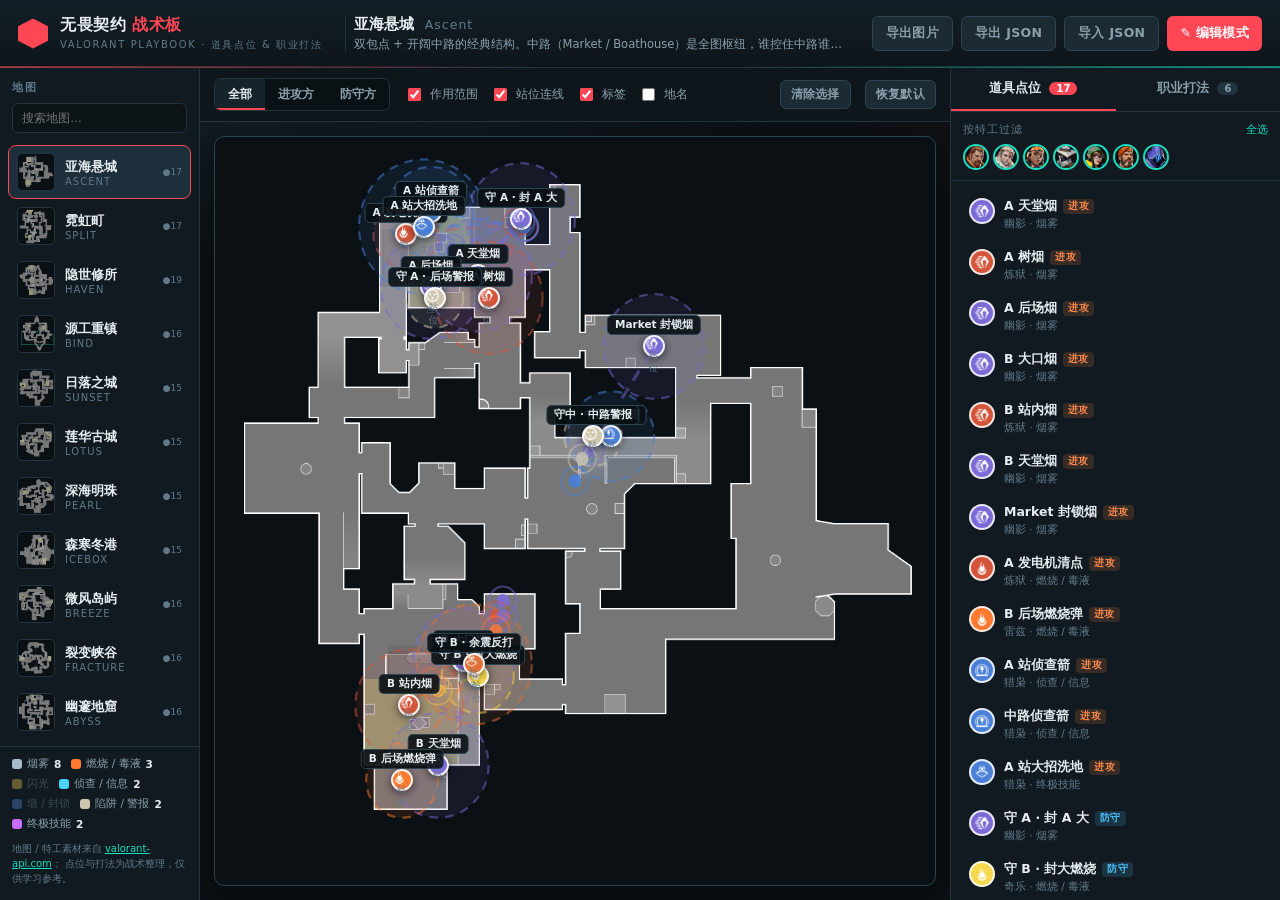
<file: index.html>
<!DOCTYPE html>
<html lang="zh-CN">
<head>
<meta charset="UTF-8" />
<meta name="viewport" content="width=device-width, initial-scale=1" />
<title>无畏契约 · 战术板 | VALORANT Playbook</title>
<meta name="description" content="无畏契约（VALORANT）13 张地图的道具点位与职业打法：烟雾、燃烧、闪光、侦查点位，含站位、瞄准与投掷说明。" />
<meta name="theme-color" content="#0f1923" />
<link rel="icon" href="data:image/svg+xml,%3Csvg xmlns='http://www.w3.org/2000/svg' viewBox='0 0 32 32'%3E%3Crect width='32' height='32' rx='7' fill='%230f1923'/%3E%3Cpath d='M16 5l9 4v7.5c0 5-3.8 8.9-9 10.5-5.2-1.6-9-5.5-9-10.5V9z' fill='%23ff4655'/%3E%3Cpath d='M16 9.5l1.9 4.2 4.6.5-3.4 3 .9 4.5-4-2.3-4 2.3.9-4.5-3.4-3 4.6-.5z' fill='%23fff'/%3E%3C/svg%3E" />
<link rel="stylesheet" href="styles.css" />
</head>
<body>

<header class="topbar">
  <div class="brand">
    <span class="mark"></span>
    <div>
      <h1>无畏契约 <em>战术板</em></h1>
      <p>VALORANT PLAYBOOK · 道具点位 &amp; 职业打法</p>
    </div>
  </div>

  <div class="map-head">
    <h2 id="mapTitle">—</h2>
    <p id="mapOverview"></p>
  </div>

  <div class="topbar-actions">
    <button id="btnExportPng" class="btn ghost" title="把当前战术板导出为图片">导出图片</button>
    <button id="btnExportJson" class="btn ghost" title="导出你自己的点位">导出 JSON</button>
    <label class="btn ghost file-btn" title="导入你保存的 JSON">
      导入 JSON<input type="file" id="importFile" accept=".json" hidden />
    </label>
    <button id="btnEdit" class="btn">✎ 编辑模式</button>
  </div>
</header>

<main class="layout">

  <!-- ───────── 左：地图列表 ───────── -->
  <aside class="sidebar" id="sidebar">
    <div class="side-head">
      <h3>地图</h3>
      <input id="mapSearch" type="search" placeholder="搜索地图…" />
    </div>
    <ul id="mapList" class="map-list"></ul>
    <div class="side-foot">
      <div class="legend" id="legend"></div>
      <p class="credit">
        地图 / 特工素材来自
        <a href="https://valorant-api.com" target="_blank" rel="noreferrer">valorant-api.com</a>；
        点位与打法为战术整理，仅供学习参考。
      </p>
    </div>
  </aside>

  <!-- ───────── 中：战术板 ───────── -->
  <section class="stage">
    <div class="toolbar">
      <div class="seg" id="sideFilter">
        <button data-side="all" class="on">全部</button>
        <button data-side="attack">进攻方</button>
        <button data-side="defense">防守方</button>
      </div>

      <div class="tool-toggles">
        <label class="chk"><input type="checkbox" id="tgRadius" checked /><span>作用范围</span></label>
        <label class="chk"><input type="checkbox" id="tgArrows" checked /><span>站位连线</span></label>
        <label class="chk"><input type="checkbox" id="tgLabels" checked /><span>标签</span></label>
        <label class="chk"><input type="checkbox" id="tgCallouts" /><span>地名</span></label>
      </div>

      <div class="spacer"></div>

      <button id="btnClearSel" class="btn ghost small">清除选择</button>
      <button id="btnReset" class="btn ghost small danger">恢复默认</button>
    </div>

    <div class="board-wrap">
      <div class="board" id="board">
        <img id="mapImg" alt="地图" draggable="false" />
        <svg class="overlay" id="overlay" viewBox="0 0 100 100" preserveAspectRatio="none"></svg>
        <div class="callouts" id="callouts"></div>
        <div class="markers" id="markers"></div>
        <div class="hint" id="boardHint">点击地图上的标记查看「站位 → 瞄准 → 落点」</div>
      </div>
    </div>

    <!-- 编辑模式调色板 -->
    <div class="palette" id="palette" hidden>
      <div class="palette-row">
        <span class="palette-label">特工</span>
        <div class="agent-strip" id="agentStrip"></div>
      </div>
      <div class="palette-row">
        <span class="palette-label">道具</span>
        <div class="ability-strip" id="abilityStrip"></div>
      </div>
      <p class="palette-tip">
        编辑模式：在地图上<b>点击空白处</b>新增点位 · <b>拖动</b>移动点位 · 选中后按 <kbd>Delete</kbd> 删除 · 修改会自动保存在本地浏览器
      </p>
    </div>
  </section>

  <!-- ───────── 右：点位 / 打法 ───────── -->
  <aside class="inspector">
    <div class="tabs" id="tabs">
      <button data-tab="markers" class="on">道具点位 <b id="cntMarkers">0</b></button>
      <button data-tab="strats">职业打法 <b id="cntStrats">0</b></button>
    </div>

    <div class="tab-body" id="tabMarkers">
      <div class="filters">
        <div class="filter-head">
          <span>按特工过滤</span>
          <button id="btnAllAgents" class="link">全选</button>
        </div>
        <div class="agent-filter" id="agentFilter"></div>
      </div>
      <ul class="marker-list" id="markerList"></ul>
    </div>

    <div class="tab-body" id="tabStrats" hidden>
      <ul class="strat-list" id="stratList"></ul>
    </div>

    <div class="detail" id="detail" hidden></div>
  </aside>

</main>

<img id="pngLoader" alt="" hidden />

<script src="data/core.js"></script>
<script src="data/callouts.js"></script>
<script src="data/tactics/ascent.js"></script>
<script src="data/tactics/split.js"></script>
<script src="data/tactics/haven.js"></script>
<script src="data/tactics/bind.js"></script>
<script src="data/tactics/sunset.js"></script>
<script src="data/tactics/lotus.js"></script>
<script src="data/tactics/pearl.js"></script>
<script src="data/tactics/icebox.js"></script>
<script src="data/tactics/breeze.js"></script>
<script src="data/tactics/fracture.js"></script>
<script src="data/tactics/abyss.js"></script>
<script src="data/tactics/summit.js"></script>
<script src="data/tactics/corrode.js"></script>
<script src="app.js"></script>
</body>
</html>
</file>
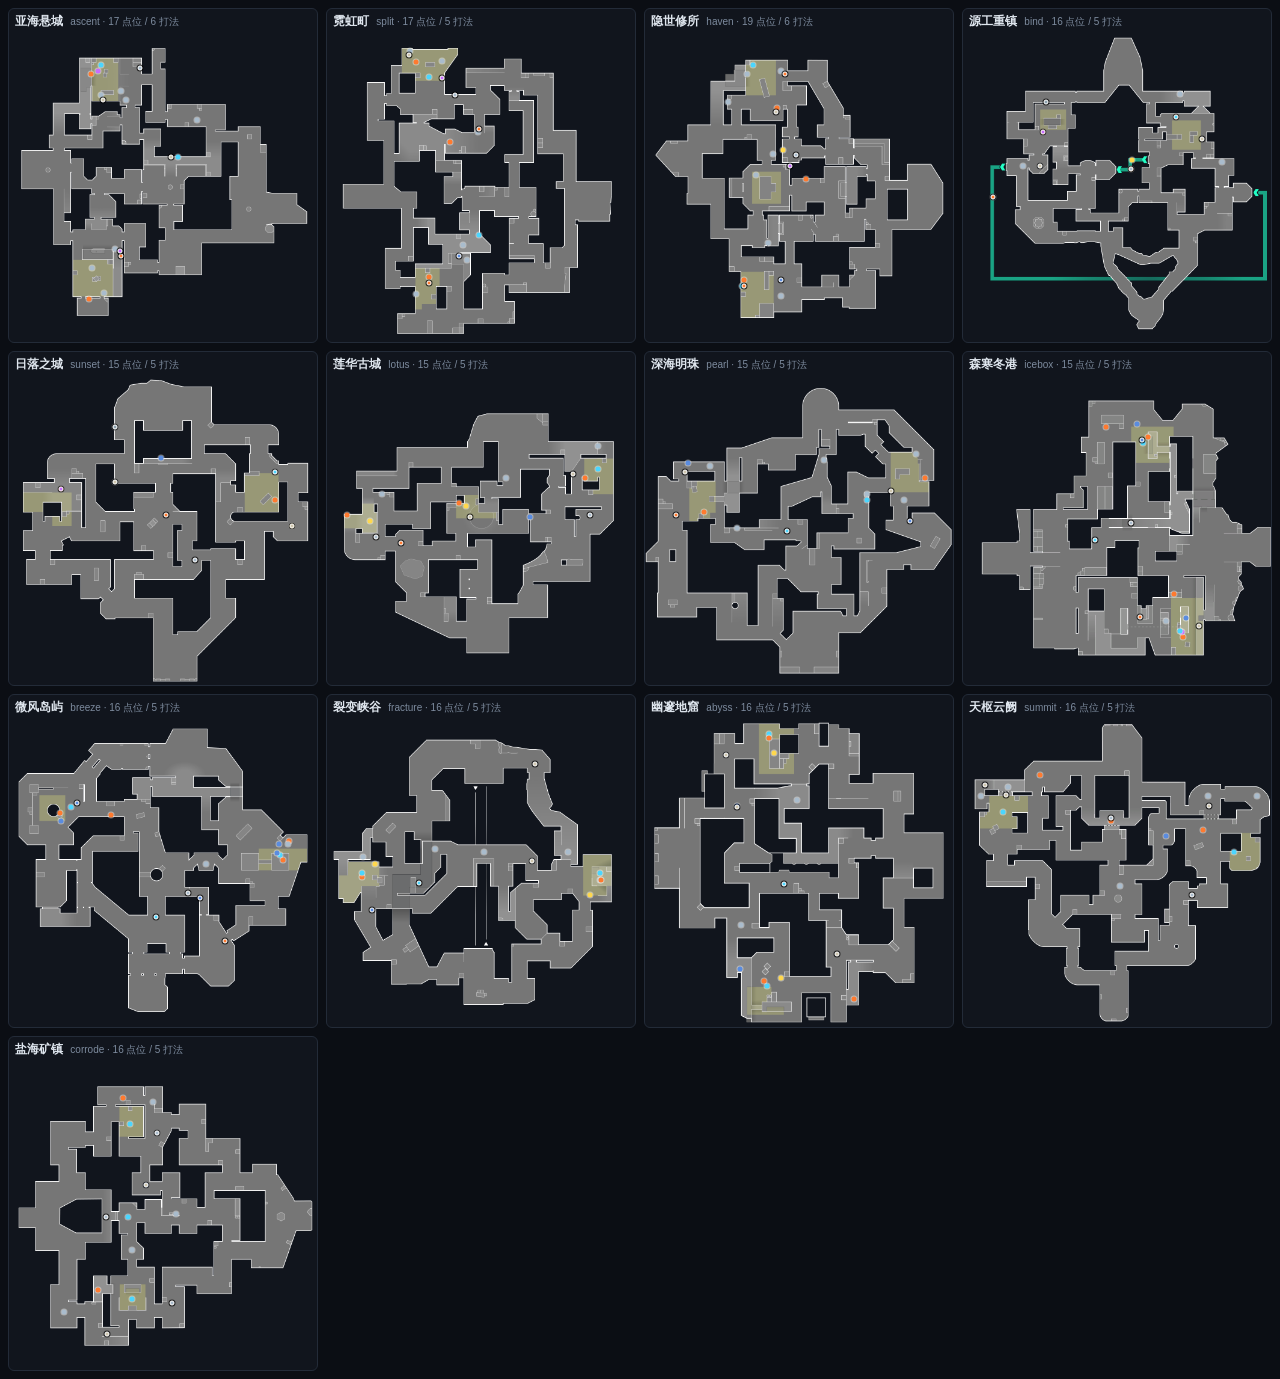
<file: _shot/contact.html>
<!DOCTYPE html>
<html lang="zh-CN">
<head>
<meta charset="utf-8" />
<title>点位总览 QC</title>
<style>
  * { box-sizing: border-box; }
  body { margin: 0; background: #0b0e14; color: #dfe6ee;
         font: 12px/1.4 "Segoe UI", "Microsoft YaHei", sans-serif; }
  .grid { display: grid; grid-template-columns: repeat(4, 1fr); gap: 8px; padding: 8px; }
  .tile { background: #11151d; border: 1px solid #232b38; border-radius: 6px; overflow: hidden; }
  .cap { padding: 4px 6px; font-weight: 700; font-size: 12px; }
  .cap small { color: #7d8b9e; font-weight: 400; margin-left: 4px; }
  .cv { position: relative; width: 100%; aspect-ratio: 1 / 1; }
  .cv img { position: absolute; inset: 0; width: 100%; height: 100%; }
  .dot { position: absolute; width: 5px; height: 5px; border-radius: 50%;
         transform: translate(-50%, -50%); box-shadow: 0 0 0 1px #000a; }
  .dot.atk { box-shadow: 0 0 0 1px #fff6; }
  .dot.def { border: 1px solid #fff; }
  .dot::after { content: ''; }
  .site { position: absolute; transform: translate(-50%, -50%); font-size: 9px;
          color: #fff; background: #ff4655cc; padding: 0 3px; border-radius: 2px; }
</style>
</head>
<body>
<div class="grid" id="grid"></div>

<script src="../data/core.js"></script>
<script src="../data/tactics/ascent.js"></script>
<script src="../data/tactics/split.js"></script>
<script src="../data/tactics/haven.js"></script>
<script src="../data/tactics/bind.js"></script>
<script src="../data/tactics/sunset.js"></script>
<script src="../data/tactics/lotus.js"></script>
<script src="../data/tactics/pearl.js"></script>
<script src="../data/tactics/icebox.js"></script>
<script src="../data/tactics/breeze.js"></script>
<script src="../data/tactics/fracture.js"></script>
<script src="../data/tactics/abyss.js"></script>
<script src="../data/tactics/summit.js"></script>
<script src="../data/tactics/corrode.js"></script>
<script>
const COLOR = {
  smoke: '#a9bccd', molly: '#ff7a2f', flash: '#ffd84d', recon: '#4ad6ff',
  wall: '#5a8ce0', trap: '#cfc6ae', ult: '#c86bff', other: '#8ba0ad'
};
const T = window.TACTICS || {};
const grid = document.getElementById('grid');
for (const m of window.CORE.maps) {
  const t = T[m.slug];
  const tile = document.createElement('div');
  tile.className = 'tile';
  const n = t ? t.markers.length : 0;
  const s = t ? t.strats.length : 0;
  tile.innerHTML =
    '<div class="cap">' + m.zh + ' <small>' + m.slug + ' · ' + n + ' 点位 / ' + s + ' 打法' +
    (t ? '' : ' <b style="color:#ff4655">缺失</b>') + '</small></div>' +
    '<div class="cv"><img src="../assets/maps/' + m.slug + '.png" alt=""></div>';
  grid.appendChild(tile);
  if (!t) continue;
  const cv = tile.querySelector('.cv');
  for (const k of t.markers) {
    const d = document.createElement('div');
    d.className = 'dot ' + (k.side === 'defense' ? 'def' : 'atk');
    d.style.left = k.x + '%';
    d.style.top = k.y + '%';
    d.style.background = COLOR[k.ability] || '#fff';
    d.title = k.id;
    cv.appendChild(d);
  }
}
</script>
</body>
</html>
</file>
<file: styles.css>
/* ═══════════ 无畏契约 · 战术板 ═══════════ */
:root {
  --bg:        #0b1014;
  --bg-2:      #111a20;
  --bg-3:      #16232b;
  --line:      #22343f;
  --line-2:    #2d4552;
  --txt:       #e7eef2;
  --txt-dim:   #8ba0ad;
  --txt-dim2:  #61798a;
  --red:       #ff4655;
  --red-dk:    #c8303d;
  --teal:      #17e0c0;
  --attack:    #ff8a4c;
  --defense:   #4cc2ff;
  --radius:    10px;
  --shadow:    0 10px 30px rgba(0,0,0,.45);
  --font: "Segoe UI", "PingFang SC", "Microsoft YaHei", "Noto Sans SC", system-ui, sans-serif;
}

* { box-sizing: border-box; }
html, body { height: 100%; }
body {
  margin: 0;
  font-family: var(--font);
  color: var(--txt);
  background:
    radial-gradient(1200px 600px at 15% -10%, #1b2b34 0%, transparent 60%),
    radial-gradient(900px 500px at 100% 0%, #2a1116 0%, transparent 55%),
    var(--bg);
  overflow: hidden;
  font-size: 14px;
}
h1,h2,h3,h4,p,ul { margin: 0; }
ul { padding: 0; list-style: none; }
button { font-family: inherit; cursor: pointer; }
a { color: var(--teal); }
kbd {
  background: #22343f; border: 1px solid var(--line-2); border-radius: 4px;
  padding: 0 4px; font-size: 11px; font-family: Consolas, monospace;
}

/* ───────── 顶栏 ───────── */
.topbar {
  height: 68px; display: flex; align-items: center; gap: 22px;
  padding: 0 18px;
  background: linear-gradient(180deg, #131f26 0%, #0d151a 100%);
  border-bottom: 1px solid var(--line);
  position: relative; z-index: 20;
}
.topbar::after {
  content: ''; position: absolute; left: 0; right: 0; bottom: -1px; height: 2px;
  background: linear-gradient(90deg, var(--red) 0%, transparent 42%, transparent 58%, var(--teal) 100%);
  opacity: .55;
}
.brand { display: flex; align-items: center; gap: 12px; flex: 0 0 auto; }
.brand .mark {
  width: 30px; height: 30px; flex: 0 0 auto;
  background: var(--red);
  clip-path: polygon(50% 0, 100% 26%, 100% 74%, 50% 100%, 0 74%, 0 26%);
  box-shadow: 0 0 18px rgba(255,70,85,.55);
}
.brand h1 { font-size: 16px; letter-spacing: .5px; font-weight: 700; }
.brand h1 em { color: var(--red); font-style: normal; }
.brand p { font-size: 10px; letter-spacing: 1.6px; color: var(--txt-dim2); margin-top: 2px; }

.map-head { flex: 1 1 auto; min-width: 0; padding-left: 8px; border-left: 1px solid var(--line); }
.map-head h2 { font-size: 15px; font-weight: 700; }
.map-head h2 small { color: var(--txt-dim2); font-weight: 400; letter-spacing: 1px; margin-left: 6px; }
.map-head p {
  font-size: 11.5px; color: var(--txt-dim); margin-top: 3px;
  white-space: nowrap; overflow: hidden; text-overflow: ellipsis;
}

.topbar-actions { display: flex; gap: 8px; flex: 0 0 auto; }
.btn {
  background: var(--red); color: #fff; border: none; border-radius: 6px;
  padding: 8px 13px; font-size: 12.5px; font-weight: 600; letter-spacing: .3px;
  transition: .14s; white-space: nowrap;
}
.btn:hover { background: #ff5f6c; }
.btn.ghost { background: #1b2a33; color: var(--txt-dim); border: 1px solid var(--line-2); }
.btn.ghost:hover { color: var(--txt); border-color: #3d5c6d; background: #22343f; }
.btn.ghost.danger:hover { color: #ff8a92; border-color: #5d2b31; }
.btn.small { padding: 6px 10px; font-size: 11.5px; }
.btn.on { background: var(--teal); color: #06231f; }
.file-btn { display: inline-flex; align-items: center; }

/* ───────── 布局 ───────── */
.layout {
  height: calc(100% - 68px);
  display: grid;
  grid-template-columns: 232px minmax(0,1fr) 380px;
}

/* ───────── 左侧栏 ───────── */
.sidebar {
  background: var(--bg-2); border-right: 1px solid var(--line);
  display: flex; flex-direction: column; min-height: 0;
}
.side-head { padding: 12px 12px 8px; }
.side-head h3 { font-size: 11px; letter-spacing: 2px; color: var(--txt-dim2); margin-bottom: 8px; }
.side-head input {
  width: 100%; background: #0c1418; border: 1px solid var(--line);
  border-radius: 6px; padding: 7px 9px; color: var(--txt); font-size: 12px; outline: none;
}
.side-head input:focus { border-color: var(--line-2); }
.map-list { flex: 1 1 auto; overflow-y: auto; padding: 4px 8px 8px; }
.map-item {
  display: flex; align-items: center; gap: 10px; padding: 7px 8px;
  border-radius: 8px; cursor: pointer; border: 1px solid transparent; transition: .12s;
}
.map-item:hover { background: #182730; }
.map-item.on { background: #1d2f3a; border-color: var(--red); }
.map-item img {
  width: 38px; height: 38px; border-radius: 5px; object-fit: contain;
  background: #0a1014; border: 1px solid var(--line);
}
.map-item .mi-txt { min-width: 0; }
.map-item .mi-zh { font-size: 13px; font-weight: 600; }
.map-item .mi-en { font-size: 10px; color: var(--txt-dim2); letter-spacing: 1px; }
.map-item .mi-dot { margin-left: auto; font-size: 9px; color: var(--txt-dim2); }

.side-foot { padding: 10px 12px 14px; border-top: 1px solid var(--line); }
.legend { display: flex; flex-wrap: wrap; gap: 6px 10px; margin-bottom: 10px; }
.legend span { display: flex; align-items: center; gap: 5px; font-size: 10.5px; color: var(--txt-dim); }
.legend i { width: 10px; height: 10px; border-radius: 3px; display: inline-block; }
.legend span.off { opacity: .35; }
.legend b { color: var(--txt); font-weight: 700; }
.credit { font-size: 10px; line-height: 1.5; color: var(--txt-dim2); }

/* ───────── 中间舞台 ───────── */
.stage { display: flex; flex-direction: column; min-width: 0; min-height: 0; }
.toolbar {
  display: flex; align-items: center; gap: 14px; padding: 10px 14px;
  border-bottom: 1px solid var(--line); background: #0e161b; flex: 0 0 auto;
}
.seg { display: flex; background: #0a1115; border: 1px solid var(--line); border-radius: 7px; overflow: hidden; }
.seg button {
  background: none; border: none; color: var(--txt-dim); padding: 7px 13px;
  font-size: 12px; font-weight: 600; transition: .12s;
}
.seg button:hover { color: var(--txt); }
.seg button.on { background: var(--bg-3); color: var(--txt); box-shadow: inset 0 -2px 0 var(--red); }
.tool-toggles { display: flex; gap: 12px; }
.chk { display: flex; align-items: center; gap: 6px; font-size: 12px; color: var(--txt-dim); cursor: pointer; }
.chk input { accent-color: var(--red); }
.spacer { flex: 1 1 auto; }

.board-wrap { flex: 1 1 auto; display: grid; place-items: center; padding: 14px; min-height: 0; overflow: hidden; }
.board {
  position: relative; aspect-ratio: 1 / 1;
  height: 100%; max-height: 100%; max-width: 100%;
  background: #0a1014; border: 1px solid var(--line-2); border-radius: var(--radius);
  box-shadow: var(--shadow); overflow: hidden; user-select: none;
}
.board.editing { cursor: crosshair; border-color: var(--teal); }
.board img { position: absolute; inset: 0; width: 100%; height: 100%; object-fit: contain; }
.overlay { position: absolute; inset: 0; width: 100%; height: 100%; pointer-events: none; }
.markers { position: absolute; inset: 0; }

/* 地名层（官方 callout 标签） */
.callouts { position: absolute; inset: 0; pointer-events: none; display: none; }
.cal {
  position: absolute; transform: translate(-50%, -50%);
  padding: 1px 5px; border-radius: 3px; white-space: nowrap;
  font-size: 9px; line-height: 1.5; letter-spacing: .02em;
  color: rgba(226,236,242,.62); background: rgba(8,14,18,.5);
  border: 1px solid rgba(120,140,150,.22);
}
.cal.site { color: var(--red); font-weight: 700; background: rgba(40,12,16,.62); border-color: rgba(255,70,85,.42); }

.hint {
  position: absolute; left: 50%; bottom: 12px; transform: translateX(-50%);
  background: rgba(9,16,20,.82); border: 1px solid var(--line-2);
  padding: 6px 12px; border-radius: 20px; font-size: 11px; color: var(--txt-dim);
  pointer-events: none; white-space: nowrap;
}

/* ───────── 地图标记 ───────── */
.mk { position: absolute; transform: translate(-50%,-50%); z-index: 4; }
.mk .ring {
  position: absolute; left: 50%; top: 50%; transform: translate(-50%,-50%);
  border-radius: 50%; border: 1.5px dashed; pointer-events: none;
  background: radial-gradient(circle, var(--c-30) 0%, var(--c-12) 100%);
}
.mk .dot {
  position: relative; width: 22px; height: 22px; border-radius: 50%;
  display: grid; place-items: center; cursor: pointer;
  background: var(--c); border: 2px solid rgba(255,255,255,.9);
  box-shadow: 0 2px 8px rgba(0,0,0,.6); transition: transform .12s;
}
.mk .dot img { width: 13px; height: 13px; object-fit: contain; filter: brightness(0) saturate(100%) invert(1); }
.mk .dot:hover { transform: scale(1.22); }
.mk.sel .dot { transform: scale(1.3); box-shadow: 0 0 0 3px rgba(255,255,255,.35), 0 2px 10px rgba(0,0,0,.7); }
.mk.sel .ring { border-style: solid; }
.mk.dim { opacity: .16; }
.mk.hl .dot { animation: pulse 1.4s infinite; }
@keyframes pulse {
  0%,100% { box-shadow: 0 0 0 0 var(--c-70); }
  50%     { box-shadow: 0 0 0 10px transparent; }
}
.mk .tag {
  position: absolute; left: 50%; top: -20px; transform: translateX(-50%);
  background: rgba(9,16,20,.9); border: 1px solid var(--line-2); color: var(--txt);
  font-size: 10.5px; padding: 2px 7px; border-radius: 5px; white-space: nowrap;
  pointer-events: none; font-weight: 600;
}
.mk .side-pin {
  position: absolute; left: 50%; top: 14px; transform: translateX(-50%);
  font-size: 9px; color: var(--txt-dim2);
}
.mk .del {
  position: absolute; left: 50%; top: -8px; transform: translate(12px,-50%);
  width: 16px; height: 16px; border-radius: 50%; border: none;
  background: var(--red); color: #fff; font-size: 11px; line-height: 1;
  display: none; place-items: center; z-index: 6;
}
.mk.sel .del { display: grid; }

/* ───────── 编辑调色板 ───────── */
.palette {
  flex: 0 0 auto; border-top: 1px solid var(--line); background: #0e161b; padding: 10px 14px;
}
.palette-row { display: flex; align-items: center; gap: 10px; margin-bottom: 8px; }
.palette-label { font-size: 11px; color: var(--txt-dim2); letter-spacing: 1px; flex: 0 0 34px; }
.agent-strip, .ability-strip { display: flex; gap: 5px; flex-wrap: wrap; }
.agent-strip button {
  width: 30px; height: 30px; padding: 0; border-radius: 50%; overflow: hidden;
  border: 2px solid transparent; background: #0a1014; transition: .12s;
}
.agent-strip button img { width: 100%; height: 100%; object-fit: cover; }
.agent-strip button:hover { border-color: var(--line-2); }
.agent-strip button.on { border-color: var(--red); box-shadow: 0 0 10px rgba(255,70,85,.5); }
.ability-strip button {
  display: flex; align-items: center; gap: 5px; padding: 4px 9px; border-radius: 20px;
  background: #16232b; border: 1px solid var(--line-2); color: var(--txt-dim); font-size: 11.5px;
}
.ability-strip button img { width: 14px; height: 14px; object-fit: contain; filter: brightness(0) invert(.75); }
.ability-strip button.on { background: #22343f; color: var(--txt); border-color: var(--teal); }
.ability-strip button.on img { filter: brightness(0) invert(1); }
.palette-tip { font-size: 11px; color: var(--txt-dim2); }
.palette-tip b { color: var(--txt-dim); }

/* ───────── 右侧检视栏 ───────── */
.inspector {
  background: var(--bg-2); border-left: 1px solid var(--line);
  display: flex; flex-direction: column; min-height: 0;
}
.tabs { display: flex; border-bottom: 1px solid var(--line); flex: 0 0 auto; }
.tabs button {
  flex: 1; background: none; border: none; color: var(--txt-dim); padding: 12px 8px;
  font-size: 12.5px; font-weight: 600; border-bottom: 2px solid transparent;
}
.tabs button b {
  background: #22343f; border-radius: 20px; padding: 1px 7px; font-size: 10px;
  margin-left: 4px; color: var(--txt-dim);
}
.tabs button.on { color: var(--txt); border-bottom-color: var(--red); }
.tabs button.on b { background: var(--red); color: #fff; }

.tab-body { flex: 1 1 auto; overflow-y: auto; min-height: 0; }
.filters { padding: 10px 12px; border-bottom: 1px solid var(--line); }
.filter-head { display: flex; justify-content: space-between; align-items: center; margin-bottom: 7px; }
.filter-head span { font-size: 11px; color: var(--txt-dim2); letter-spacing: 1px; }
.link { background: none; border: none; color: var(--teal); font-size: 11px; padding: 0; }
.agent-filter { display: flex; flex-wrap: wrap; gap: 4px; }
.agent-filter button {
  width: 26px; height: 26px; padding: 0; border-radius: 50%; overflow: hidden;
  border: 2px solid transparent; background: #0a1014; opacity: .38; transition: .12s;
}
.agent-filter button img { width: 100%; height: 100%; object-fit: cover; }
.agent-filter button.on { opacity: 1; border-color: var(--teal); }

.marker-list, .strat-list { padding: 8px; }
.mk-row {
  display: flex; gap: 9px; padding: 8px 9px; border-radius: 8px; cursor: pointer;
  border: 1px solid transparent; transition: .12s;
}
.mk-row:hover { background: #182730; }
.mk-row.on { background: #1d2f3a; border-color: var(--line-2); }
.mk-ico {
  width: 26px; height: 26px; border-radius: 50%; flex: 0 0 auto;
  display: grid; place-items: center; border: 2px solid rgba(255,255,255,.85);
}
.mk-ico img { width: 14px; height: 14px; filter: brightness(0) invert(1); }
.mk-body { min-width: 0; flex: 1; }
.mk-title { font-size: 12.5px; font-weight: 600; display: flex; align-items: center; gap: 6px; }
.mk-sub { font-size: 10.5px; color: var(--txt-dim2); margin-top: 2px; }
.badge {
  font-size: 9.5px; padding: 1px 5px; border-radius: 4px; font-weight: 700; letter-spacing: .5px;
}
.badge.attack  { background: rgba(255,138,76,.16); color: var(--attack); }
.badge.defense { background: rgba(76,194,255,.16); color: var(--defense); }
.badge.both    { background: rgba(255,255,255,.1); color: var(--txt-dim); }

/* 打法卡 */
.strat {
  background: #131f26; border: 1px solid var(--line); border-radius: 9px;
  padding: 11px; margin-bottom: 9px; transition: .14s;
}
.strat:hover { border-color: var(--line-2); }
.strat.on { border-color: var(--red); background: #17242c; }
.strat h4 { font-size: 13px; display: flex; align-items: center; gap: 7px; flex-wrap: wrap; }
.strat .lvl { font-size: 9.5px; color: var(--txt-dim2); margin-left: auto; }
.strat .sum { font-size: 11.5px; color: var(--txt-dim); margin-top: 6px; line-height: 1.55; }
.strat .comp { display: flex; gap: 3px; margin-top: 8px; flex-wrap: wrap; }
.strat .comp img {
  width: 24px; height: 24px; border-radius: 50%; object-fit: cover;
  background: #0a1014; border: 1px solid var(--line-2);
}
.strat .comp .nm { font-size: 10px; color: var(--txt-dim2); align-self: center; margin-right: 4px; }
.strat ol { margin: 9px 0 0; padding-left: 18px; }
.strat ol li { font-size: 11.5px; line-height: 1.65; color: var(--txt-dim); margin-bottom: 3px; }
.strat .tips {
  margin-top: 9px; font-size: 11px; line-height: 1.6; color: #c9d8e0;
  background: #0e181e; border-left: 2px solid var(--teal); padding: 7px 9px; border-radius: 0 6px 6px 0;
}
.strat .open-here { margin-top: 9px; }

/* 详情卡 */
.detail {
  flex: 0 0 auto; max-height: 46%; overflow-y: auto;
  border-top: 2px solid var(--red); background: #101a20; padding: 12px;
}
.detail h3 { font-size: 13.5px; display: flex; align-items: center; gap: 8px; }
.detail .who { display: flex; align-items: center; gap: 8px; margin: 9px 0; }
.detail .who img.av { width: 34px; height: 34px; border-radius: 50%; object-fit: cover; border: 2px solid var(--line-2); }
.detail .who .wt { font-size: 12px; }
.detail .who .ws { font-size: 10.5px; color: var(--txt-dim2); }
.detail .kv { margin-top: 9px; font-size: 11.5px; line-height: 1.65; color: var(--txt-dim); }
.detail .kv b { color: var(--txt); display: block; font-size: 10.5px; letter-spacing: 1.2px; margin-bottom: 3px; }
.detail .kv.aim { border-left: 2px solid var(--red); padding-left: 9px; }
.detail .coords { font-family: Consolas, monospace; font-size: 10.5px; color: var(--txt-dim2); margin-top: 8px; }
.detail .acts { display: flex; gap: 6px; margin-top: 10px; }
.detail .close { position: absolute; }

.empty { padding: 26px 18px; text-align: center; color: var(--txt-dim2); font-size: 12px; line-height: 1.7; }

/* 滚动条 */
::-webkit-scrollbar { width: 9px; height: 9px; }
::-webkit-scrollbar-track { background: #0c1418; }
::-webkit-scrollbar-thumb { background: #24363f; border-radius: 6px; }
::-webkit-scrollbar-thumb:hover { background: #334c59; }

@media (max-width: 1400px) { .layout { grid-template-columns: 200px minmax(0,1fr) 330px; } }
@media (max-width: 1180px) {
  .layout { grid-template-columns: 176px minmax(0,1fr) 300px; }
  .map-head { display: none; }
}
</file>
